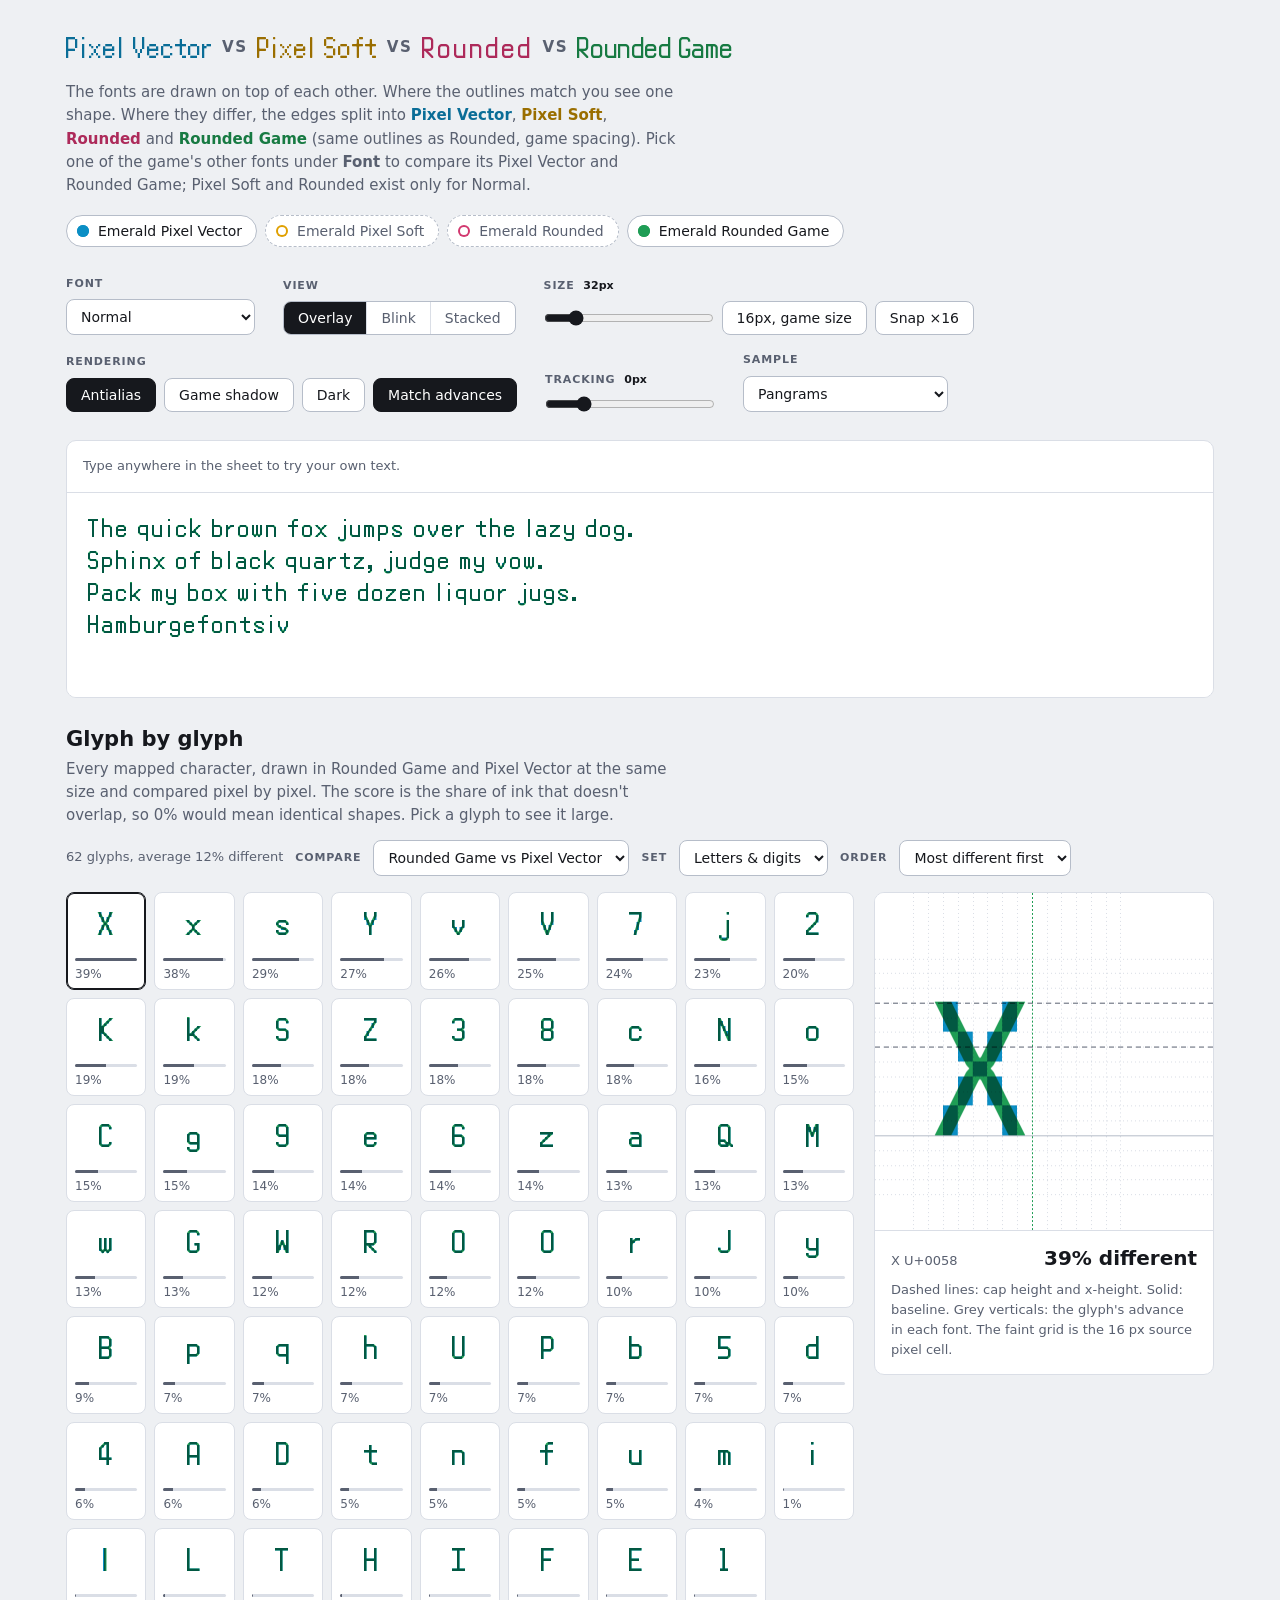
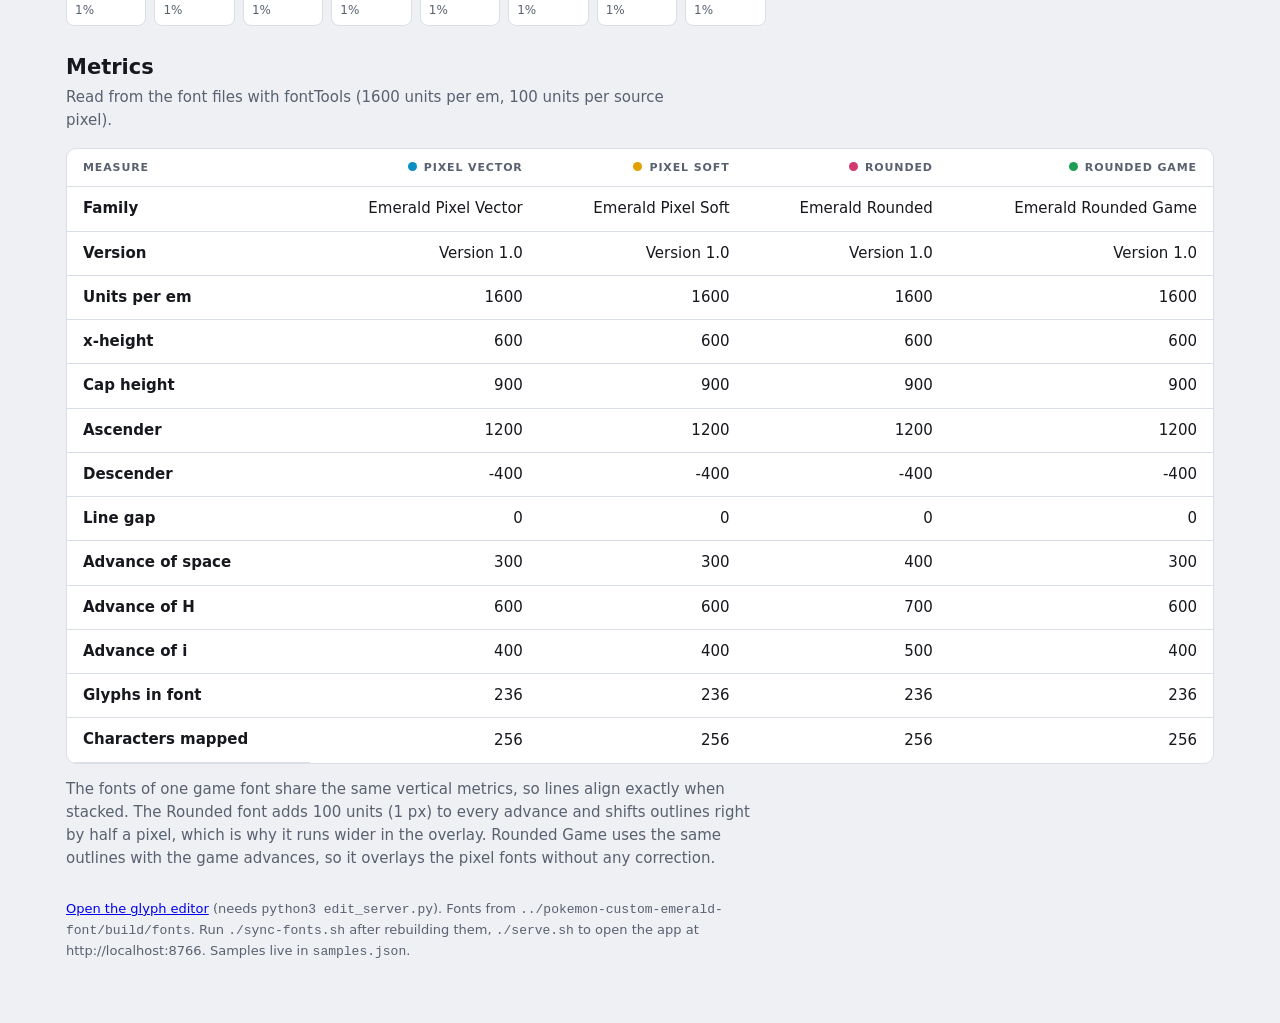
<file: index.html>
<!doctype html>
<html lang="en">
<head>
<meta charset="utf-8">
<meta name="viewport" content="width=device-width, initial-scale=1">
<title>Emerald Font Compare</title>
<link rel="stylesheet" href="style.css">
</head>
<body>
<div class="wrap">
  <header class="top">
    <div>
      <h1><span class="f-vector">Pixel Vector</span><span class="vs">vs</span><span class="f-soft">Pixel Soft</span><span class="vs">vs</span><span class="f-round">Rounded</span><span class="vs">vs</span><span class="f-game">Rounded Game</span></h1>
      <p class="lede">The fonts are drawn on top of each other. Where the outlines match you see one shape. Where they differ, the edges split into <b class="c-vector">Pixel Vector</b>, <b class="c-soft">Pixel Soft</b>, <b class="c-round">Rounded</b> and <b class="c-game">Rounded Game</b> (same outlines as Rounded, game spacing). Pick one of the game's other fonts under <b>Font</b> to compare its Pixel Vector and Rounded Game; Pixel Soft and Rounded exist only for Normal.</p>
    </div>
    <div class="legend" id="legend" role="group" aria-label="Fonts shown"></div>
  </header>

  <div class="toolbar">
    <div class="field">
      <label class="lbl" for="font">Font</label>
      <select id="font">
        <optgroup label="Pokémon Emerald">
          <option value="normal">Normal</option><option value="narrow">Narrow</option><option value="small">Small</option>
          <option value="short">Short</option><option value="small_narrow">Small Narrow</option>
        </optgroup>
        <optgroup label="pokeemerald-expansion">
          <option value="narrower">Narrower</option><option value="small_narrower">Small Narrower</option>
          <option value="short_narrow">Short Narrow</option><option value="short_narrower">Short Narrower</option>
        </optgroup>
        <optgroup label="Lettering in the game's art">
          <option value="header">Summary headers</option><option value="badge">Type badges</option><option value="status">Status pills</option>
        </optgroup>
      </select>
    </div>
    <div class="field">
      <span class="lbl">View</span>
      <div class="seg" role="group">
        <button type="button" data-mode="overlay">Overlay</button>
        <button type="button" data-mode="blink">Blink</button>
        <button type="button" data-mode="stacked">Stacked</button>
      </div>
    </div>
    <div class="field">
      <label class="lbl" for="size">Size <output id="size-out">32px</output></label>
      <div class="row">
        <input type="range" id="size" min="8" max="160" step="1" value="32">
        <button type="button" class="btn" id="size-16">16px, game size</button>
        <button type="button" class="btn" id="snap" aria-pressed="false">Snap ×16</button>
      </div>
    </div>
    <div class="field">
      <span class="lbl">Rendering</span>
      <div class="row">
        <button type="button" class="btn" id="aa" aria-pressed="true">Antialias</button>
        <button type="button" class="btn" id="shadow" aria-pressed="false">Game shadow</button>
        <button type="button" class="btn" id="theme" aria-pressed="false">Dark</button>
        <button type="button" class="btn" id="match" aria-pressed="true" title="Add 1 px tracking and a half-pixel shift to the game-spaced fonts so their advances equal the Rounded font">Match advances</button>
      </div>
    </div>
    <div class="field">
      <label class="lbl" for="ls">Tracking <output id="ls-out">0px</output></label>
      <div class="row"><input type="range" id="ls" min="-2" max="8" step="0.5" value="0"></div>
    </div>
    <div class="field">
      <label class="lbl" for="sample">Sample</label>
      <select id="sample"></select>
    </div>
  </div>

  <section class="sheet specimen" aria-label="Specimen">
    <div class="stage-head">
      <span id="stage-hint"></span>
      <div class="blink-ctl" id="blink-ctl" hidden>
        <span class="now" id="now">Pixel Vector</span>
        <button type="button" class="btn" id="blink-play">Pause</button>
        <button type="button" class="btn" id="blink-next">Next</button>
      </div>
    </div>
    <div class="stage">
      <div class="paper" id="paper" data-mode="overlay">
        <pre class="layer l-vector" id="layer-vector" aria-hidden="true"></pre>
        <pre class="layer l-soft" id="layer-soft" aria-hidden="true"></pre>
        <pre class="layer l-round" id="layer-round" aria-hidden="true"></pre>
        <pre class="layer l-game" id="layer-game" aria-hidden="true"></pre>
        <textarea id="src" spellcheck="false" wrap="soft" autocomplete="off" aria-label="Specimen text"></textarea>
      </div>
      <div class="stacked" id="stacked" hidden></div>
    </div>
  </section>

  <section aria-labelledby="g-h">
    <div class="sec-head">
      <div>
        <h2 id="g-h">Glyph by glyph</h2>
        <p>Every mapped character, drawn in <span id="cmp-label"></span> at the same size and compared pixel by pixel. The score is the share of ink that doesn't overlap, so 0% would mean identical shapes. Pick a glyph to see it large.</p>
      </div>
      <div class="sec-tools">
        <span id="g-status">Measuring…</span>
        <label class="lbl" for="cmp">Compare</label>
        <select id="cmp">
          <option value="round">Rounded vs Pixel Vector</option>
          <option value="game">Rounded Game vs Pixel Vector</option>
          <option value="soft">Pixel Soft vs Pixel Vector</option>
        </select>
        <label class="lbl" for="set">Set</label>
        <select id="set">
          <option value="basic">Letters &amp; digits</option>
          <option value="all">All mapped</option>
          <option value="pua">Game symbols</option>
        </select>
        <label class="lbl" for="sort">Order</label>
        <select id="sort">
          <option value="diff">Most different first</option>
          <option value="code">Character order</option>
        </select>
      </div>
    </div>
    <div class="glyph-layout">
      <div class="grid" id="grid"></div>
      <aside class="sheet loupe" aria-label="Selected glyph">
        <canvas id="loupe" width="340" height="340"></canvas>
        <div class="lp-meta"><span class="lp-cp" id="lp-cp"></span><span class="lp-score" id="lp-score"></span></div>
        <p class="lp-key">Dashed lines: cap height and x-height. Solid: baseline. Grey verticals: the glyph's advance in each font. The faint grid is the 16 px source pixel cell.</p>
      </aside>
    </div>
  </section>

  <section aria-labelledby="m-h">
    <div class="sec-head">
      <div><h2 id="m-h">Metrics</h2><p>Read from the font files with fontTools (1600 units per em, 100 units per source pixel).</p></div>
    </div>
    <div class="sheet tbl-wrap"><table>
      <thead><tr id="metrics-head"></tr></thead>
      <tbody id="metrics"></tbody>
    </table></div>
    <p class="metrics-note">The fonts of one game font share the same vertical metrics, so lines align exactly when stacked. The Rounded font adds 100 units (1 px) to every advance and shifts outlines right by half a pixel, which is why it runs wider in the overlay. Rounded Game uses the same outlines with the game advances, so it overlays the pixel fonts without any correction.</p>
  </section>

  <footer><a href="editor.html">Open the glyph editor</a> (needs <code>python3 edit_server.py</code>). Fonts from <code>../pokemon-custom-emerald-font/build/fonts</code>. Run <code>./sync-fonts.sh</code> after rebuilding them, <code>./serve.sh</code> to open the app at http://localhost:8766. Samples live in <code>samples.json</code>.</footer>
</div>
<script src="app.js"></script>
</body>
</html>
</file>
<file: style.css>
@font-face { font-family: "Cmp Vector"; src: url("fonts/EmeraldPixelVector-Regular.ttf"); font-display: block; }
@font-face { font-family: "Cmp Soft";   src: url("fonts/EmeraldPixelSoft-Regular.ttf");   font-display: block; }
@font-face { font-family: "Cmp Round";  src: url("fonts/EmeraldRounded-Regular.ttf");     font-display: block; }
@font-face { font-family: "Cmp Game";   src: url("fonts/EmeraldRoundedGame-Regular.ttf"); font-display: block; }

:root {
  --paper: #eef0f3; --sheet: #fff; --ink: #16181d; --ink-2: #596070; --rule: #dadee6; --rule-strong: #b6bdc9;
  --vector: #0b8ec4; --soft: #e0a000; --round: #d2386f; --game: #1f9d55;
  --vector-ink: #0a6d97; --soft-ink: #9a6e00; --round-ink: #ad2a5a; --game-ink: #177a42;
  --blend: multiply; --shadow: #a8a8a8;
  --ui: system-ui, "Segoe UI", sans-serif;
  --f-vector: "Cmp Vector", monospace; --f-soft: "Cmp Soft", monospace; --f-round: "Cmp Round", monospace; --f-game: "Cmp Game", monospace;
}
@media (prefers-color-scheme: dark) { :root:not([data-theme="light"]) { --paper: #0f1115; --sheet: #171a20; --ink: #e6e8ed; --ink-2: #9097a6; --rule: #272b34; --rule-strong: #3c424e; --vector: #31bff0; --soft: #ffd04a; --round: #ff5b8f; --game: #4ade80; --vector-ink: #6fd3f6; --soft-ink: #ffe08a; --round-ink: #ff8db0; --game-ink: #86efac; --blend: screen; --shadow: #4a4a4a; color-scheme: dark; } }
:root[data-theme="dark"] {
  --paper: #0f1115; --sheet: #171a20; --ink: #e6e8ed; --ink-2: #9097a6; --rule: #272b34; --rule-strong: #3c424e;
  --vector: #31bff0; --soft: #ffd04a; --round: #ff5b8f; --game: #4ade80; --vector-ink: #6fd3f6; --soft-ink: #ffe08a; --round-ink: #ff8db0; --game-ink: #86efac;
  --blend: screen; --shadow: #4a4a4a; color-scheme: dark;
}
* { box-sizing: border-box; }
[hidden] { display: none !important; }
body { margin: 0; background: var(--paper); color: var(--ink); font: 15px/1.55 var(--ui); }
.wrap { max-width: 1180px; margin: 0 auto; display: grid; gap: 28px; padding: 24px 16px 64px; }
.wrap > * { min-width: 0; }
.top { display: flex; flex-wrap: wrap; gap: 18px 32px; align-items: flex-end; justify-content: space-between; }
.top h1 { margin: 0; font-size: clamp(22px, 3.6vw, 36px); line-height: 1.2; font-weight: 600; }
.top h1 .f-vector { font-family: var(--f-vector); color: var(--vector-ink); font-weight: 400; }
.top h1 .f-soft { font-family: var(--f-soft); color: var(--soft-ink); font-weight: 400; }
.top h1 .f-round { font-family: var(--f-round); color: var(--round-ink); font-weight: 400; }
.top h1 .f-game { font-family: var(--f-game); color: var(--game-ink); font-weight: 400; }
.top h1 .vs { font-size: .42em; color: var(--ink-2); letter-spacing: .1em; text-transform: uppercase; vertical-align: .4em; margin: 0 .6em; }
.lede { margin: 10px 0 0; max-width: 64ch; color: var(--ink-2); }
.c-vector { color: var(--vector-ink); } .c-soft { color: var(--soft-ink); } .c-round { color: var(--round-ink); } .c-game { color: var(--game-ink); }
.legend { display: flex; flex-wrap: wrap; gap: 8px; }
.chip { display: inline-flex; align-items: center; gap: 9px; cursor: pointer; font: 500 14px/1 var(--ui); color: var(--ink); background: var(--sheet); border: 1px solid var(--rule-strong); border-radius: 999px; padding: 8px 14px 8px 10px; }
.chip i { width: 12px; height: 12px; border-radius: 50%; background: var(--c); box-shadow: inset 0 0 0 2px var(--c); }
.chip[aria-pressed="false"] { color: var(--ink-2); border-style: dashed; }
.chip[aria-pressed="false"] i { background: transparent; }
.toolbar { display: flex; flex-wrap: wrap; gap: 16px 28px; align-items: flex-end; }
.field { display: grid; gap: 7px; }
.lbl { font-size: 11px; font-weight: 600; letter-spacing: .08em; text-transform: uppercase; color: var(--ink-2); }
.lbl output { text-transform: none; letter-spacing: 0; color: var(--ink); margin-left: 4px; font-variant-numeric: tabular-nums; }
.seg { display: inline-flex; border: 1px solid var(--rule-strong); border-radius: 8px; overflow: hidden; background: var(--sheet); }
.seg button { font: 500 14px/1 var(--ui); color: var(--ink-2); background: none; border: 0; padding: 9px 14px; cursor: pointer; }
.seg button + button { border-left: 1px solid var(--rule); }
.seg button[aria-pressed="true"] { background: var(--ink); color: var(--sheet); }
.btn { font: 500 14px/1 var(--ui); color: var(--ink); background: var(--sheet); cursor: pointer; border: 1px solid var(--rule-strong); border-radius: 8px; padding: 9px 14px; }
.btn[aria-pressed="true"] { background: var(--ink); color: var(--sheet); border-color: var(--ink); }
.row { display: flex; flex-wrap: wrap; gap: 8px; align-items: center; }
input[type="range"] { width: 170px; accent-color: var(--ink); margin: 0; }
select { font: 500 14px/1.2 var(--ui); color: var(--ink); background: var(--sheet); border: 1px solid var(--rule-strong); border-radius: 8px; padding: 8px 10px; }
.sheet { background: var(--sheet); border: 1px solid var(--rule); border-radius: 10px; }
.specimen { overflow: hidden; }
.stage-head { display: flex; flex-wrap: wrap; gap: 8px 12px; align-items: center; justify-content: space-between; min-height: 52px; padding: 8px 16px; border-bottom: 1px solid var(--rule); font-size: 13px; color: var(--ink-2); }
.blink-ctl { display: flex; gap: 8px; align-items: center; }
.now { font: 600 11px/1 var(--ui); letter-spacing: .07em; text-transform: uppercase; padding: 7px 10px; border-radius: 999px; color: var(--sheet); background: var(--c); min-width: 14ch; text-align: center; }
.stage { overflow-x: auto; }
.paper { position: relative; isolation: isolate; background: var(--sheet); }
.layer, #src, .scode { margin: 0; font-size: var(--size, 32px); line-height: 1; letter-spacing: var(--ls, 0); white-space: pre-wrap; overflow-wrap: anywhere; font-synthesis: none; }
.layer, #src { padding: 20px 48px 24px 20px; }
.layer { mix-blend-mode: var(--blend); }
.l-vector { font-family: var(--f-vector); color: var(--vector); }
.l-soft { font-family: var(--f-soft); color: var(--soft); position: absolute; inset: 0; }
/* match advances: pixel fonts get +1 source px of tracking and a half-pixel shift so they sit on the Rounded font */
.paper.match .l-vector, .paper.match .l-soft, .paper.match .l-game { letter-spacing: calc(var(--ls, 0px) + var(--px, 2px)); padding-left: calc(20px + var(--px, 2px) / 2); padding-right: calc(48px - var(--px, 2px) / 2); }
.l-round { font-family: var(--f-round); color: var(--round); position: absolute; inset: 0; }
.l-game { font-family: var(--f-game); color: var(--game); position: absolute; inset: 0; }
#src { position: absolute; inset: 0; width: 100%; height: 100%; border: 0; outline: none; resize: none; overflow: hidden; background: transparent; color: transparent; caret-color: var(--ink); font-family: var(--f-caret, var(--f-round)); }
#src::selection { background: color-mix(in srgb, var(--ink) 16%, transparent); color: transparent; }
.paper[data-mode="blink"] .layer { color: var(--ink); mix-blend-mode: normal; }
.paper .layer.off, .grid .g span.off { visibility: hidden; }
.stacked { padding: 16px 48px 20px 20px; display: grid; }
.spair { display: grid; padding-block: 8px; border-bottom: 1px dashed var(--rule); }
.spair:last-child { border-bottom: 0; }
.srow { display: flex; align-items: baseline; gap: 14px; }
.srow .who { flex: none; width: 7em; font: 600 10px/1 var(--ui); letter-spacing: .06em; color: var(--c); text-transform: uppercase; }
.scode { min-width: 0; color: var(--ink); }
.s-vector { --c: var(--vector-ink); } .s-soft { --c: var(--soft-ink); } .s-round { --c: var(--round-ink); } .s-game { --c: var(--game-ink); }
.s-vector .scode { font-family: var(--f-vector); } .s-soft .scode { font-family: var(--f-soft); } .s-round .scode { font-family: var(--f-round); } .s-game .scode { font-family: var(--f-game); }
.srow.off { display: none; }
body.noaa .layer, body.noaa .scode, body.noaa .g { -webkit-font-smoothing: none; font-smooth: never; }
body.shadow .scode, body.shadow .paper[data-mode="blink"] .layer { text-shadow: var(--sh, 2px) var(--sh, 2px) 0 var(--shadow); }
/* overlay: shadow in the layer's own colour at reduced strength so the blend stays readable */
body.shadow .paper[data-mode="overlay"] .layer { text-shadow: var(--sh, 2px) var(--sh, 2px) 0 color-mix(in srgb, currentColor 35%, transparent); }
.sec-head { display: flex; flex-wrap: wrap; gap: 12px 24px; align-items: flex-end; justify-content: space-between; margin-bottom: 16px; }
.sec-head h2 { margin: 0 0 6px; font-size: 21px; line-height: 1.25; font-weight: 600; }
.sec-head p { margin: 0; max-width: 64ch; color: var(--ink-2); }
.sec-tools { display: flex; flex-wrap: wrap; gap: 12px; align-items: center; font-size: 13px; color: var(--ink-2); }
.glyph-layout { display: grid; grid-template-columns: minmax(0, 1fr) minmax(260px, 340px); gap: 20px; align-items: start; }
.grid { display: grid; grid-template-columns: repeat(auto-fill, minmax(74px, 1fr)); gap: 8px; }
.cell { display: grid; gap: 7px; padding: 6px 8px 9px; cursor: pointer; text-align: left; font: inherit; color: var(--ink); background: var(--sheet); border: 1px solid var(--rule); border-radius: 8px; }
.cell:hover { border-color: var(--rule-strong); }
.cell[aria-pressed="true"] { border-color: var(--ink); box-shadow: inset 0 0 0 1px var(--ink); }
.g { display: grid; justify-items: center; font-size: 40px; line-height: 1.3; isolation: isolate; }
.g > span { grid-area: 1 / 1; mix-blend-mode: var(--blend); }
.g-vector { font-family: var(--f-vector); color: var(--vector); }
.g-soft { font-family: var(--f-soft); color: var(--soft); }
.g-round { font-family: var(--f-round); color: var(--round); }
.g-game { font-family: var(--f-game); color: var(--game); }
.bar { height: 3px; background: var(--rule); border-radius: 2px; overflow: hidden; }
.bar i { display: block; height: 100%; background: var(--ink-2); }
.sc { font-size: 12px; line-height: 1; color: var(--ink-2); font-variant-numeric: tabular-nums; }
.loupe { position: sticky; top: 16px; overflow: hidden; }
.loupe canvas { display: block; width: 100%; aspect-ratio: 1; border-bottom: 1px solid var(--rule); }
.lp-meta { display: flex; justify-content: space-between; align-items: baseline; gap: 12px; padding: 12px 16px 2px; }
.lp-cp { font-size: 13px; color: var(--ink-2); } .lp-score { font-size: 20px; font-weight: 600; }
.lp-key { margin: 0; padding: 4px 16px 14px; font-size: 13px; color: var(--ink-2); }
.tbl-wrap { overflow-x: auto; }
table { border-collapse: collapse; width: 100%; min-width: 540px; font-variant-numeric: tabular-nums; }
th, td { padding: 10px 16px; border-bottom: 1px solid var(--rule); text-align: right; white-space: nowrap; }
th:first-child, td:first-child { text-align: left; }
thead th { font-size: 11px; font-weight: 600; letter-spacing: .08em; text-transform: uppercase; color: var(--ink-2); }
tbody tr:last-child td { border-bottom: 0; }
.sw { display: inline-block; width: 9px; height: 9px; border-radius: 50%; margin-right: 7px; background: var(--c); }
.sw.vector { --c: var(--vector); } .sw.soft { --c: var(--soft); } .sw.round { --c: var(--round); } .sw.game { --c: var(--game); }
.metrics-note { margin: 14px 0 0; max-width: 72ch; color: var(--ink-2); }
footer { font-size: 13px; color: var(--ink-2); max-width: 80ch; }
@media (max-width: 820px) { .glyph-layout { grid-template-columns: 1fr; } .loupe { position: static; order: -1; max-width: 380px; } }
.btn:disabled { opacity: .45; cursor: default; }
</file>
